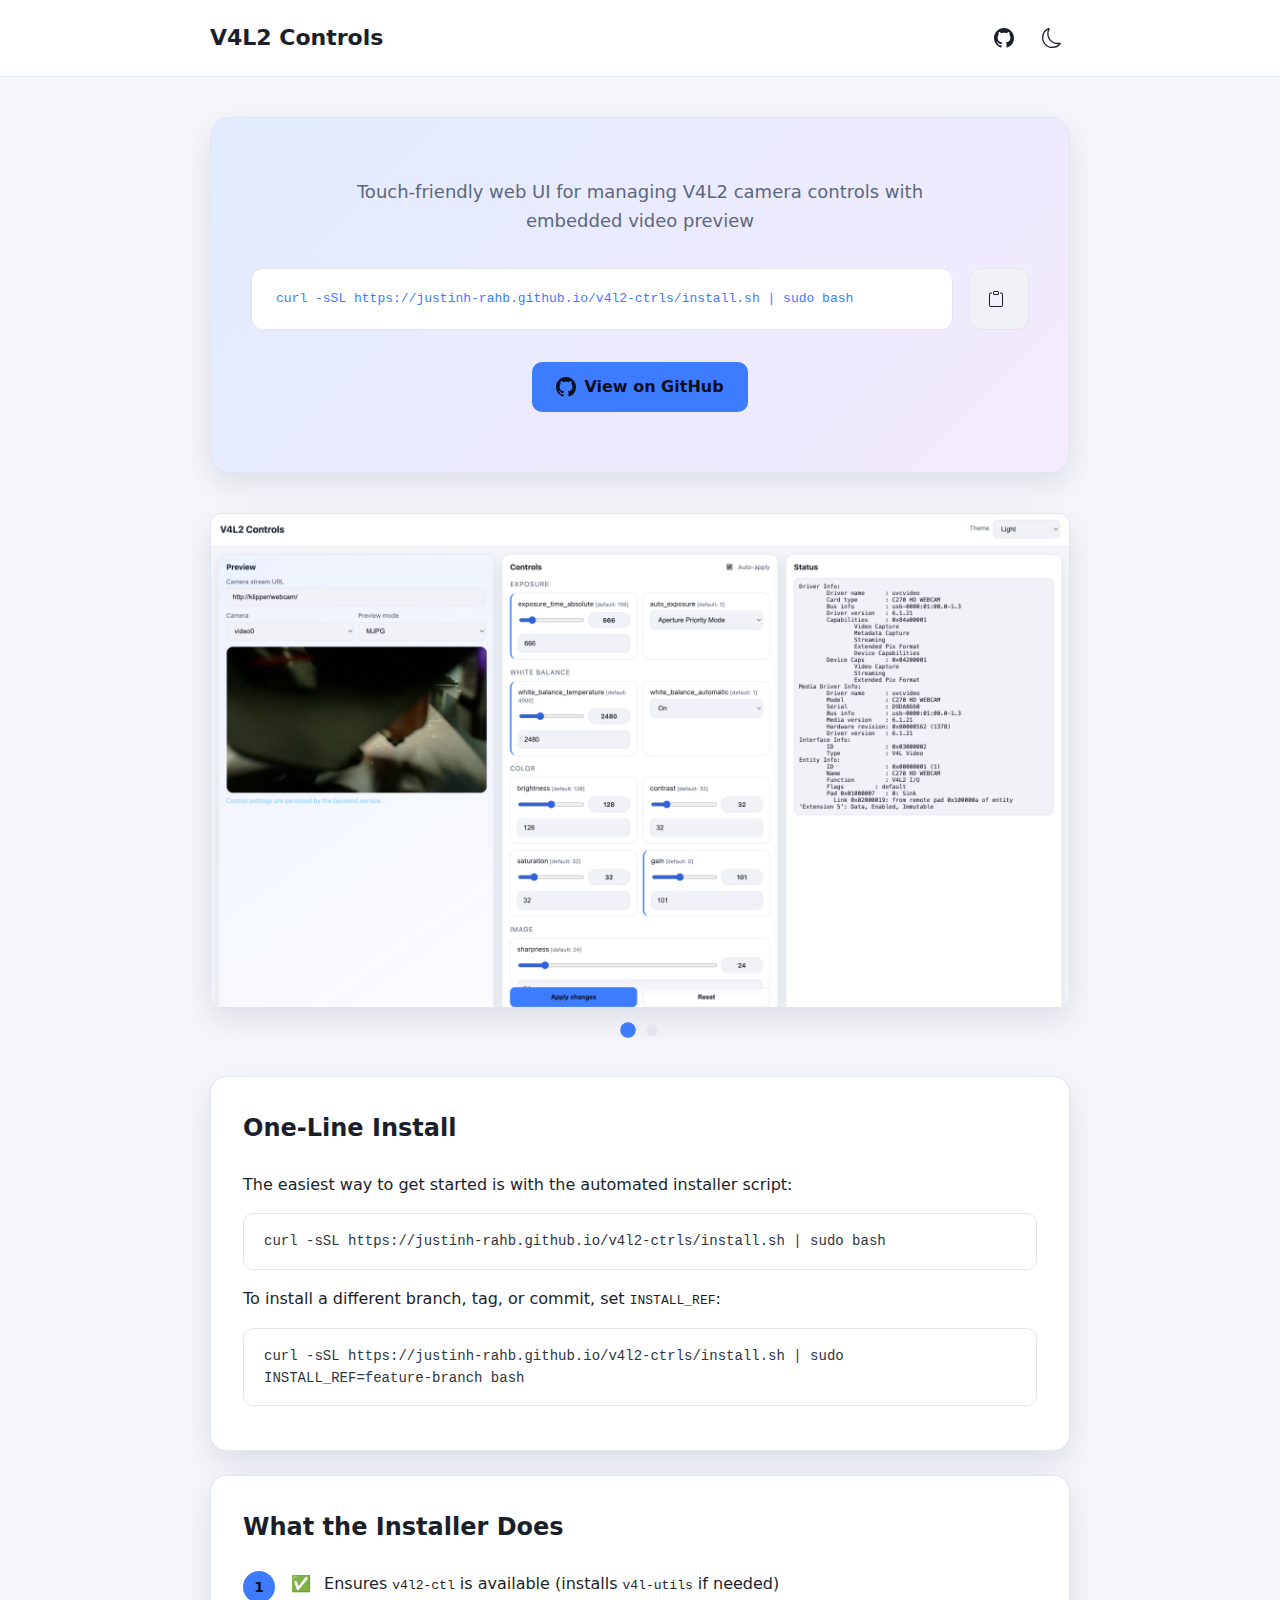
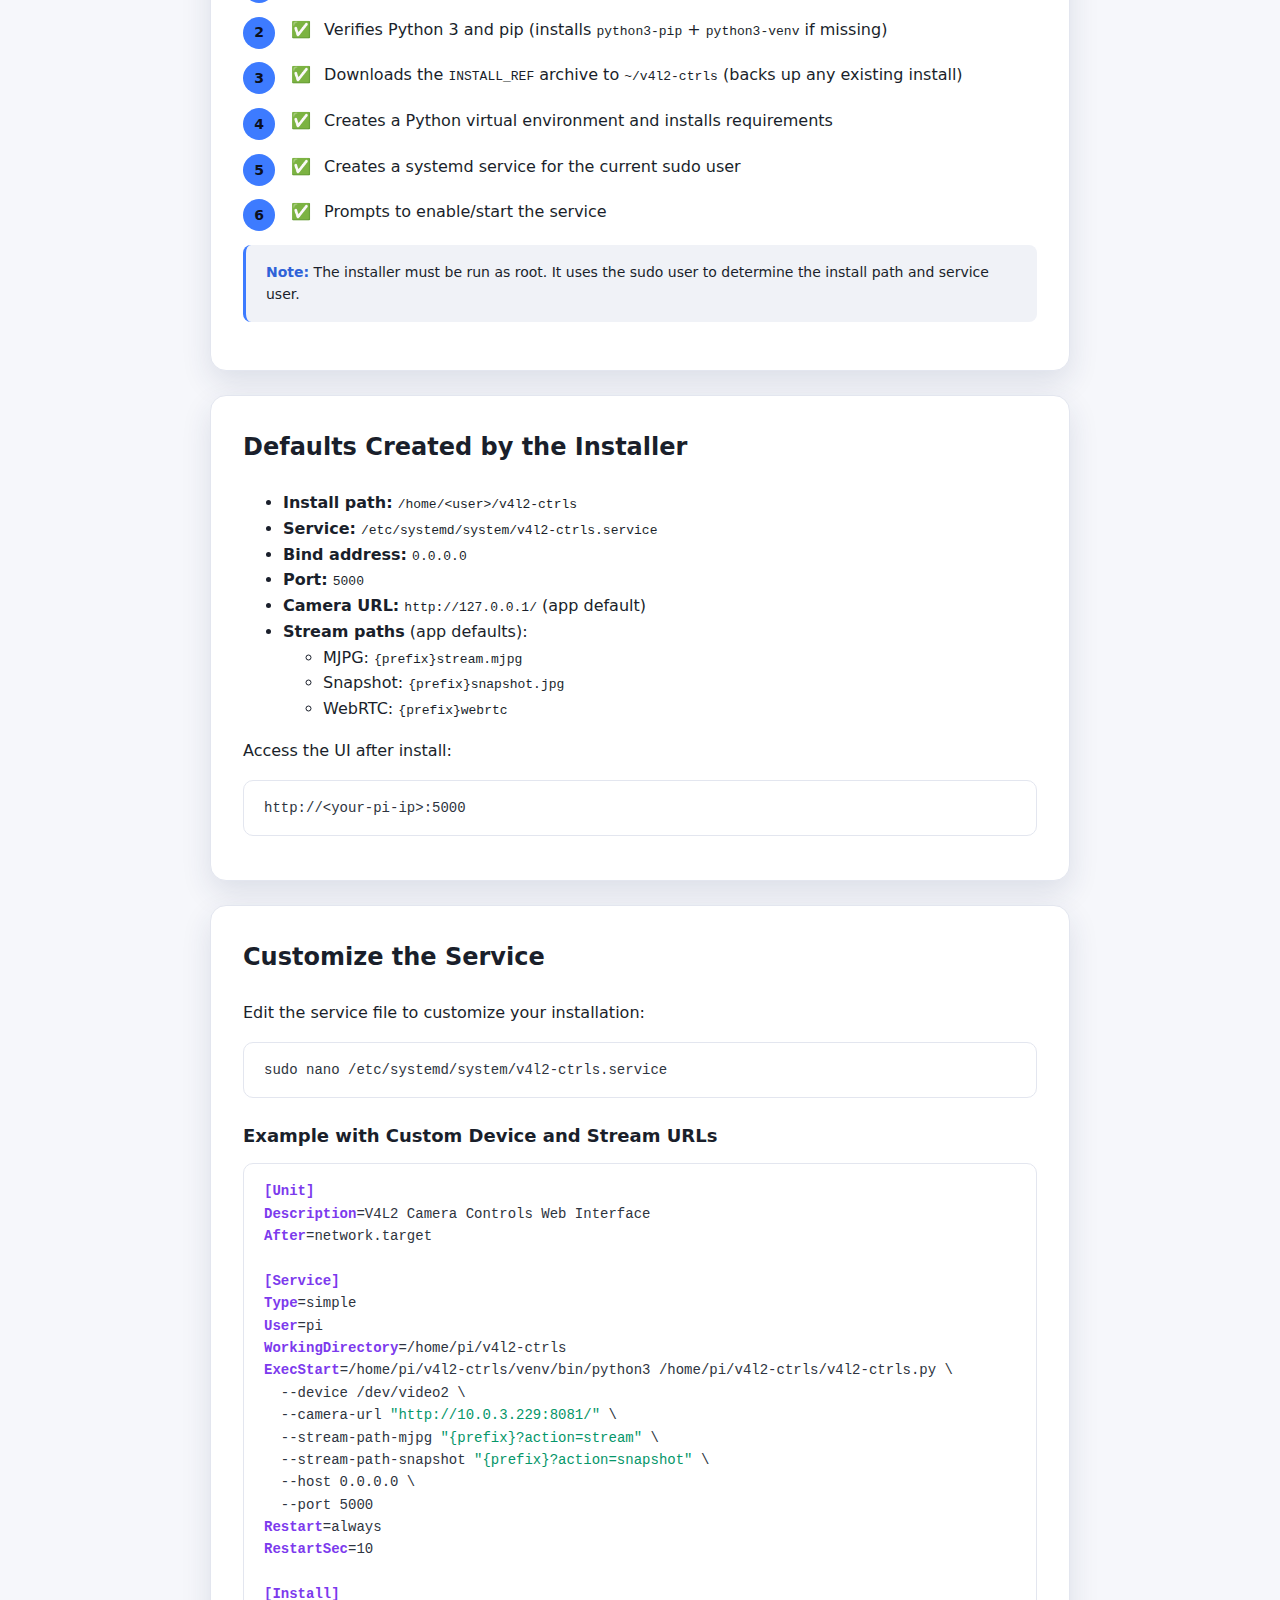
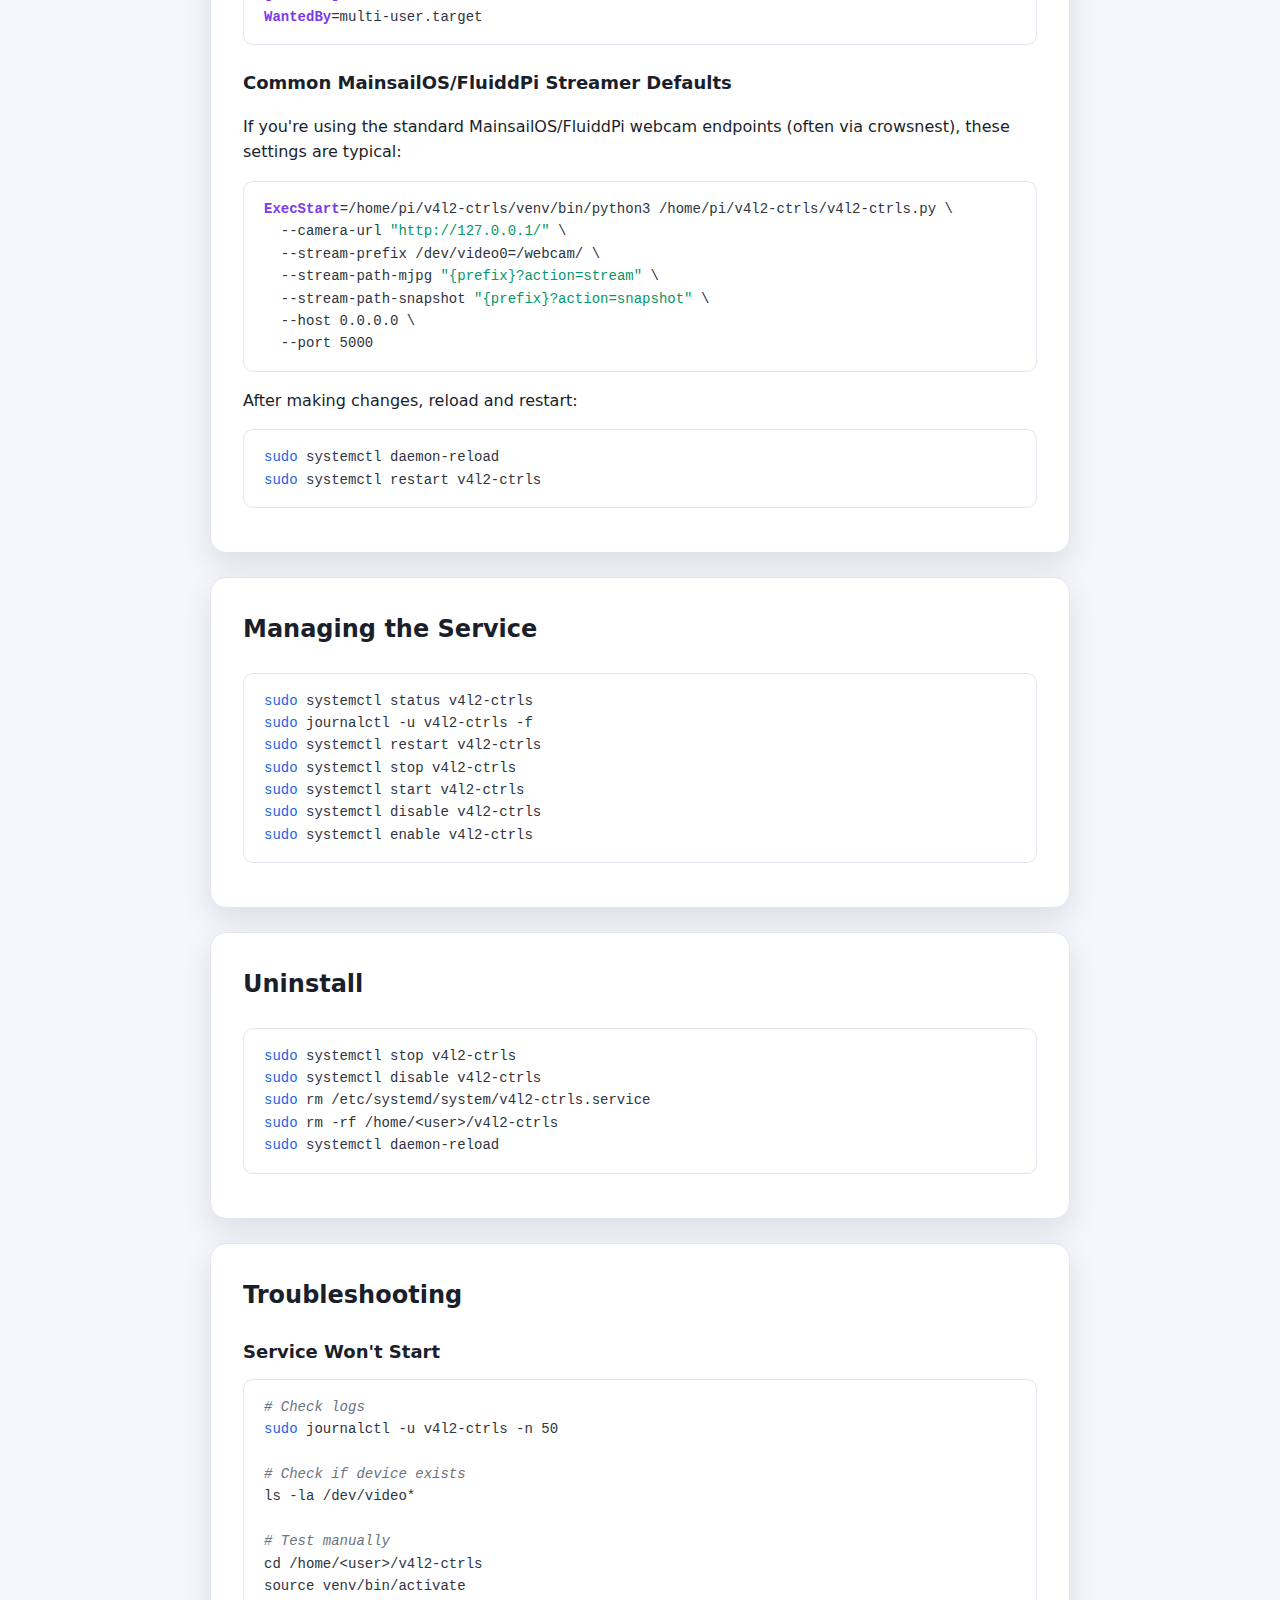
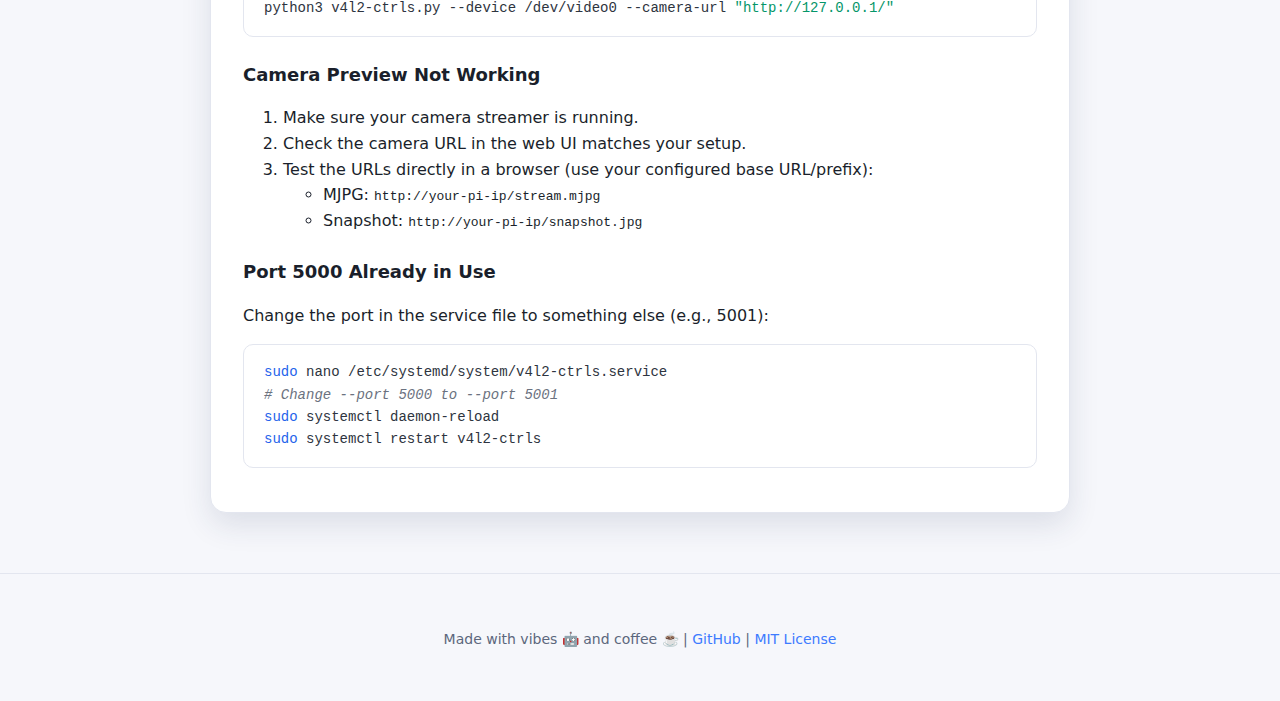
<file: docs/index.html>
<!DOCTYPE html>
<html lang="en">
<head>
  <meta charset="UTF-8">
  <meta name="viewport" content="width=device-width, initial-scale=1.0">
  <meta name="description" content="Touch-friendly web UI for managing V4L2 camera controls with embedded video preview">
  <title>V4L2 Controls - Installation Guide</title>
  <style>
    :root {
      color-scheme: light dark;
      --bg: #0f1115;
      --panel: #1b1f2a;
      --panel-strong: #222838;
      --tile: #1c2230;
      --accent: #63b3ff;
      --accent-strong: #4ea1ff;
      --text: #e6e9ef;
      --muted: #9aa3b2;
      --border: #2b3040;
      --shadow: 0 12px 30px rgba(0, 0, 0, 0.35);
      --gradient: linear-gradient(145deg, rgba(78, 161, 255, 0.12), rgba(0, 0, 0, 0));
      --hero-gradient: linear-gradient(135deg, rgba(78, 161, 255, 0.2), rgba(147, 51, 234, 0.15));
    }

    [data-theme="light"] {
      color-scheme: light;
      --bg: #f6f7fb;
      --panel: #ffffff;
      --panel-strong: #f0f2f7;
      --tile: #ffffff;
      --accent: #3d7bff;
      --accent-strong: #2f62d8;
      --text: #1a1f2b;
      --muted: #5c677d;
      --border: #e3e6ef;
      --shadow: 0 12px 30px rgba(30, 46, 90, 0.12);
      --gradient: linear-gradient(145deg, rgba(61, 123, 255, 0.1), rgba(255, 255, 255, 0));
      --hero-gradient: linear-gradient(135deg, rgba(61, 123, 255, 0.15), rgba(147, 51, 234, 0.1));
    }

    [data-theme="light"] .code-block code {
      color: #2e3440;
    }

    [data-theme="light"] .code-block .keyword {
      color: #7c3aed;
    }

    [data-theme="light"] .code-block .string {
      color: #059669;
    }

    [data-theme="light"] .code-block .comment {
      color: #6b7280;
    }

    [data-theme="light"] .code-block .command {
      color: #2563eb;
    }

    * {
      box-sizing: border-box;
    }

    body {
      margin: 0;
      font-family: system-ui, -apple-system, Segoe UI, Roboto, Helvetica, Arial, sans-serif;
      background: var(--bg);
      color: var(--text);
      line-height: 1.6;
    }

    .container {
      max-width: 900px;
      margin: 0 auto;
      padding: 0 20px;
    }

    header {
      padding: 20px 0;
      border-bottom: 1px solid var(--border);
      background: var(--panel);
      position: sticky;
      top: 0;
      z-index: 100;
      backdrop-filter: blur(10px);
    }

    header .container {
      display: flex;
      justify-content: space-between;
      align-items: center;
      gap: 16px;
    }

    header h1 {
      margin: 0;
      font-size: 22px;
      font-weight: 700;
    }

    .header-icons {
      display: flex;
      align-items: center;
      gap: 12px;
    }

    .icon-link,
    .theme-toggle {
      padding: 8px;
      border-radius: 8px;
      background: transparent;
      color: var(--text);
      border: none;
      cursor: pointer;
      transition: background-color 0.2s ease, transform 0.1s ease;
      display: flex;
      align-items: center;
      justify-content: center;
      text-decoration: none;
    }

    .icon-link:hover,
    .theme-toggle:hover {
      background: var(--panel-strong);
      transform: translateY(-1px);
    }

    .theme-icon {
      display: none;
    }

    .sun-icon {
      display: block;
    }

    [data-theme="light"] .sun-icon {
      display: none;
    }

    [data-theme="light"] .moon-icon {
      display: block;
    }

    .hero {
      background: var(--panel);
      background-image: var(--hero-gradient);
      border-radius: 20px;
      padding: 60px 40px;
      margin: 40px 0;
      text-align: center;
      box-shadow: var(--shadow);
      border: 1px solid var(--border);
    }

    .hero h2 {
      margin: 0 0 16px;
      font-size: 42px;
      font-weight: 800;
      background: linear-gradient(135deg, var(--accent-strong), #9333ea);
      -webkit-background-clip: text;
      -webkit-text-fill-color: transparent;
      background-clip: text;
    }

    .hero p {
      margin: 0 0 32px;
      font-size: 18px;
      color: var(--muted);
      max-width: 600px;
      margin-left: auto;
      margin-right: auto;
    }

    .hero .install-command {
      display: flex;
      align-items: center;
      justify-content: center;
      gap: 16px;
      max-width: 840px;
      margin: 0 auto 20px;
    }

    .hero .install-command-box {
      background: var(--tile);
      border: 1px solid var(--border);
      border-radius: 12px;
      padding: 20px 24px;
      font-family: ui-monospace, SFMono-Regular, Menlo, Monaco, Consolas, monospace;
      font-size: 13px;
      text-align: left;
      position: relative;
      overflow-x: visible;
      flex: 1;
    }

    .hero .install-command-box code {
      color: var(--accent);
      display: block;
      white-space: normal;
      word-break: break-word;
    }

    .copy-button {
      background: var(--panel-strong);
      border: 1px solid var(--border);
      border-radius: 12px;
      padding: 16px 18px;
      color: var(--text);
      cursor: pointer;
      transition: all 0.2s ease;
      display: flex;
      align-items: center;
      gap: 6px;
      font-size: 13px;
      white-space: nowrap;
      flex-shrink: 0;
      align-self: stretch;
      min-width: 60px;
    }

    .copy-button:hover {
      background: var(--accent);
      color: #0b1020;
      transform: translateY(-1px);
    }

    .copy-button.copied {
      background: #4ade80;
      color: #0b1020;
    }

    .copy-button svg {
      width: 16px;
      height: 16px;
    }

    .github-link {
      display: inline-flex;
      align-items: center;
      gap: 8px;
      padding: 12px 24px;
      background: var(--accent);
      color: #0b1020;
      text-decoration: none;
      border-radius: 10px;
      font-weight: 600;
      transition: transform 0.1s ease, box-shadow 0.2s ease;
      margin-top: 12px;
    }

    .github-link:hover {
      transform: translateY(-2px);
      box-shadow: 0 8px 20px rgba(78, 161, 255, 0.3);
    }

    .section {
      background: var(--panel);
      border-radius: 16px;
      padding: 32px;
      margin: 24px 0;
      box-shadow: var(--shadow);
      border: 1px solid var(--border);
    }

    .section h3 {
      margin-top: 0;
      font-size: 24px;
      font-weight: 700;
      color: var(--text);
    }

    .section h4 {
      font-size: 18px;
      font-weight: 600;
      margin-top: 24px;
      margin-bottom: 12px;
      color: var(--text);
    }

    .code-block {
      background: var(--tile);
      border: 1px solid var(--border);
      border-radius: 10px;
      padding: 16px 20px;
      font-family: ui-monospace, SFMono-Regular, Menlo, Monaco, Consolas, monospace;
      font-size: 14px;
      overflow-x: auto;
      margin: 12px 0;
      line-height: 1.6;
    }

    .code-block code {
      color: #c8d3f5;
      white-space: pre-wrap;
      display: block;
    }

    .code-block .keyword {
      color: #c099ff;
      font-weight: 600;
    }

    .code-block .string {
      color: #c3e88d;
    }

    .code-block .comment {
      color: #7982a9;
      font-style: italic;
    }

    .code-block .command {
      color: #82aaff;
    }

    .steps {
      list-style: none;
      padding: 0;
      counter-reset: step-counter;
    }

    .steps li {
      counter-increment: step-counter;
      position: relative;
      padding-left: 48px;
      margin: 20px 0;
    }

    .steps li::before {
      content: counter(step-counter);
      position: absolute;
      left: 0;
      top: 0;
      width: 32px;
      height: 32px;
      background: var(--accent);
      color: #0b1020;
      border-radius: 50%;
      display: flex;
      align-items: center;
      justify-content: center;
      font-weight: 700;
      font-size: 14px;
    }

    .note {
      background: var(--panel-strong);
      border-left: 3px solid var(--accent);
      border-radius: 8px;
      padding: 16px 20px;
      margin: 16px 0;
      font-size: 14px;
    }

    .note strong {
      color: var(--accent-strong);
    }

    .command-grid {
      display: grid;
      gap: 12px;
      margin: 16px 0;
    }

    .command-item {
      background: var(--tile);
      border: 1px solid var(--border);
      border-radius: 10px;
      padding: 12px 16px;
      display: grid;
      grid-template-columns: 1fr auto;
      gap: 12px;
      align-items: center;
    }

    .command-item code {
      font-family: ui-monospace, SFMono-Regular, Menlo, Monaco, Consolas, monospace;
      font-size: 14px;
      color: var(--accent);
    }

    .command-item .description {
      font-size: 13px;
      color: var(--muted);
      grid-column: 1 / -1;
    }

    footer {
      text-align: center;
      padding: 40px 20px;
      color: var(--muted);
      font-size: 14px;
      border-top: 1px solid var(--border);
      margin-top: 60px;
    }

    footer a {
      color: var(--accent);
      text-decoration: none;
    }

    footer a:hover {
      text-decoration: underline;
    }

    @media (max-width: 768px) {
      .hero {
        padding: 40px 24px;
      }

      .hero h2 {
        font-size: 32px;
      }

      .hero p {
        font-size: 16px;
      }

      .section {
        padding: 24px 20px;
      }

      .hero .install-command {
        font-size: 13px;
        padding: 16px 18px;
      }
    }

    .checkmark {
      color: #4ade80;
      margin-right: 8px;
    }

    .screenshot-container {
      margin: 40px 0;
      text-align: center;
    }

    .screenshot {
      width: 100%;
      max-width: 100%;
      height: auto;
      border-radius: 12px;
      box-shadow: var(--shadow);
      border: 1px solid var(--border);
      display: none;
    }

    .screenshot-light.active {
      display: block;
    }

    .screenshot-dark.active {
      display: block;
    }

    .screenshot-controls {
      display: flex;
      justify-content: center;
      gap: 12px;
      margin-top: 16px;
    }

    .pip-label {
      cursor: pointer;
    }

    .pip-input {
      display: none;
    }

    .pip {
      display: block;
      width: 12px;
      height: 12px;
      border-radius: 50%;
      background: var(--border);
      transition: all 0.3s ease;
    }

    .pip-input:checked + .pip {
      background: var(--accent);
      transform: scale(1.3);
    }

    .pip-label:hover .pip {
      background: var(--muted);
    }

    .pip-input:checked + .pip:hover {
      background: var(--accent-strong);
    }
  </style>
</head>
<body>
  <header>
    <div class="container">
      <h1>V4L2 Controls</h1>
      <div class="header-icons">
        <a href="https://github.com/justinh-rahb/v4l2-ctrls" class="icon-link" aria-label="View on GitHub">
          <svg width="20" height="20" fill="currentColor" viewBox="0 0 16 16">
            <path d="M8 0C3.58 0 0 3.58 0 8c0 3.54 2.29 6.53 5.47 7.59.4.07.55-.17.55-.38 0-.19-.01-.82-.01-1.49-2.01.37-2.53-.49-2.69-.94-.09-.23-.48-.94-.82-1.13-.28-.15-.68-.52-.01-.53.63-.01 1.08.58 1.23.82.72 1.21 1.87.87 2.33.66.07-.52.28-.87.51-1.07-1.78-.2-3.64-.89-3.64-3.95 0-.87.31-1.59.82-2.15-.08-.2-.36-1.02.08-2.12 0 0 .67-.21 2.2.82.64-.18 1.32-.27 2-.27.68 0 1.36.09 2 .27 1.53-1.04 2.2-.82 2.2-.82.44 1.1.16 1.92.08 2.12.51.56.82 1.27.82 2.15 0 3.07-1.87 3.75-3.65 3.95.29.25.54.73.54 1.48 0 1.07-.01 1.93-.01 2.2 0 .21.15.46.55.38A8.012 8.012 0 0 0 16 8c0-4.42-3.58-8-8-8z"/>
          </svg>
        </a>
        <button class="theme-toggle" onclick="toggleTheme()" aria-label="Toggle theme">
          <svg class="theme-icon sun-icon" width="20" height="20" fill="currentColor" viewBox="0 0 16 16">
            <path d="M8 11a3 3 0 1 1 0-6 3 3 0 0 1 0 6zm0 1a4 4 0 1 0 0-8 4 4 0 0 0 0 8zM8 0a.5.5 0 0 1 .5.5v2a.5.5 0 0 1-1 0v-2A.5.5 0 0 1 8 0zm0 13a.5.5 0 0 1 .5.5v2a.5.5 0 0 1-1 0v-2A.5.5 0 0 1 8 13zm8-5a.5.5 0 0 1-.5.5h-2a.5.5 0 0 1 0-1h2a.5.5 0 0 1 .5.5zM3 8a.5.5 0 0 1-.5.5h-2a.5.5 0 0 1 0-1h2A.5.5 0 0 1 3 8zm10.657-5.657a.5.5 0 0 1 0 .707l-1.414 1.415a.5.5 0 1 1-.707-.708l1.414-1.414a.5.5 0 0 1 .707 0zm-9.193 9.193a.5.5 0 0 1 0 .707L3.05 13.657a.5.5 0 0 1-.707-.707l1.414-1.414a.5.5 0 0 1 .707 0zm9.193 2.121a.5.5 0 0 1-.707 0l-1.414-1.414a.5.5 0 0 1 .707-.707l1.414 1.414a.5.5 0 0 1 0 .707zM4.464 4.465a.5.5 0 0 1-.707 0L2.343 3.05a.5.5 0 1 1 .707-.707l1.414 1.414a.5.5 0 0 1 0 .708z"/>
          </svg>
          <svg class="theme-icon moon-icon" width="20" height="20" fill="currentColor" viewBox="0 0 16 16">
            <path d="M6 .278a.768.768 0 0 1 .08.858 7.208 7.208 0 0 0-.878 3.46c0 4.021 3.278 7.277 7.318 7.277.527 0 1.04-.055 1.533-.16a.787.787 0 0 1 .81.316.733.733 0 0 1-.031.893A8.349 8.349 0 0 1 8.344 16C3.734 16 0 12.286 0 7.71 0 4.266 2.114 1.312 5.124.06A.752.752 0 0 1 6 .278zM4.858 1.311A7.269 7.269 0 0 0 1.025 7.71c0 4.02 3.279 7.276 7.319 7.276a7.316 7.316 0 0 0 5.205-2.162c-.337.042-.68.063-1.029.063-4.61 0-8.343-3.714-8.343-8.29 0-1.167.242-2.278.681-3.286z"/>
          </svg>
        </button>
      </div>
    </div>
  </header>

  <main class="container">
    <div class="hero">
      <p>Touch-friendly web UI for managing V4L2 camera controls with embedded video preview</p>

      <div class="install-command">
        <div class="install-command-box">
          <code id="install-cmd">curl -sSL https://justinh-rahb.github.io/v4l2-ctrls/install.sh | sudo bash</code>
        </div>
        <button class="copy-button" type="button" data-copy-target="install-cmd" aria-label="Copy install command">
          <svg fill="currentColor" viewBox="0 0 16 16" aria-hidden="true">
            <path d="M4 1.5H3a2 2 0 0 0-2 2V14a2 2 0 0 0 2 2h10a2 2 0 0 0 2-2V3.5a2 2 0 0 0-2-2h-1v1h1a1 1 0 0 1 1 1V14a1 1 0 0 1-1 1H3a1 1 0 0 1-1-1V3.5a1 1 0 0 1 1-1h1v-1z"/>
            <path d="M9.5 1a.5.5 0 0 1 .5.5v1a.5.5 0 0 1-.5.5h-3a.5.5 0 0 1-.5-.5v-1a.5.5 0 0 1 .5-.5h3zm-3-1A1.5 1.5 0 0 0 5 1.5v1A1.5 1.5 0 0 0 6.5 4h3A1.5 1.5 0 0 0 11 2.5v-1A1.5 1.5 0 0 0 9.5 0h-3z"/>
          </svg>
        </button>
      </div>

      <a href="https://github.com/justinh-rahb/v4l2-ctrls" class="github-link">
        <svg width="20" height="20" fill="currentColor" viewBox="0 0 16 16">
          <path d="M8 0C3.58 0 0 3.58 0 8c0 3.54 2.29 6.53 5.47 7.59.4.07.55-.17.55-.38 0-.19-.01-.82-.01-1.49-2.01.37-2.53-.49-2.69-.94-.09-.23-.48-.94-.82-1.13-.28-.15-.68-.52-.01-.53.63-.01 1.08.58 1.23.82.72 1.21 1.87.87 2.33.66.07-.52.28-.87.51-1.07-1.78-.2-3.64-.89-3.64-3.95 0-.87.31-1.59.82-2.15-.08-.2-.36-1.02.08-2.12 0 0 .67-.21 2.2.82.64-.18 1.32-.27 2-.27.68 0 1.36.09 2 .27 1.53-1.04 2.2-.82 2.2-.82.44 1.1.16 1.92.08 2.12.51.56.82 1.27.82 2.15 0 3.07-1.87 3.75-3.65 3.95.29.25.54.73.54 1.48 0 1.07-.01 1.93-.01 2.2 0 .21.15.46.55.38A8.012 8.012 0 0 0 16 8c0-4.42-3.58-8-8-8z"/>
        </svg>
        View on GitHub
      </a>
    </div>

    <div class="screenshot-container">
      <img src="screenshot_light.png" alt="V4L2 Controls User Interface - Light Theme" class="screenshot screenshot-light">
      <img src="screenshot_dark.png" alt="V4L2 Controls User Interface - Dark Theme" class="screenshot screenshot-dark">
      <div class="screenshot-controls">
        <label class="pip-label">
          <input type="radio" name="screenshot-toggle" value="light" class="pip-input">
          <span class="pip"></span>
        </label>
        <label class="pip-label">
          <input type="radio" name="screenshot-toggle" value="dark" class="pip-input">
          <span class="pip"></span>
        </label>
      </div>
    </div>

    <div class="section">
      <h3>One-Line Install</h3>
      <p>The easiest way to get started is with the automated installer script:</p>

      <div class="code-block">
        <code>curl -sSL https://justinh-rahb.github.io/v4l2-ctrls/install.sh | sudo bash</code>
      </div>

      <p>To install a different branch, tag, or commit, set <code>INSTALL_REF</code>:</p>

      <div class="code-block">
        <code>curl -sSL https://justinh-rahb.github.io/v4l2-ctrls/install.sh | sudo INSTALL_REF=feature-branch bash</code>
      </div>
    </div>

    <div class="section">
      <h3>What the Installer Does</h3>
      <ul class="steps">
        <li><span class="checkmark">✅</span> Ensures <code>v4l2-ctl</code> is available (installs <code>v4l-utils</code> if needed)</li>
        <li><span class="checkmark">✅</span> Verifies Python 3 and pip (installs <code>python3-pip</code> + <code>python3-venv</code> if missing)</li>
        <li><span class="checkmark">✅</span> Downloads the <code>INSTALL_REF</code> archive to <code>~/v4l2-ctrls</code> (backs up any existing install)</li>
        <li><span class="checkmark">✅</span> Creates a Python virtual environment and installs requirements</li>
        <li><span class="checkmark">✅</span> Creates a systemd service for the current sudo user</li>
        <li><span class="checkmark">✅</span> Prompts to enable/start the service</li>
      </ul>

      <div class="note">
        <strong>Note:</strong> The installer must be run as root. It uses the sudo user to determine the install path and service user.
      </div>
    </div>

    <div class="section">
      <h3>Defaults Created by the Installer</h3>
      <ul>
        <li><strong>Install path:</strong> <code>/home/&lt;user&gt;/v4l2-ctrls</code></li>
        <li><strong>Service:</strong> <code>/etc/systemd/system/v4l2-ctrls.service</code></li>
        <li><strong>Bind address:</strong> <code>0.0.0.0</code></li>
        <li><strong>Port:</strong> <code>5000</code></li>
        <li><strong>Camera URL:</strong> <code>http://127.0.0.1/</code> (app default)</li>
        <li><strong>Stream paths</strong> (app defaults):
          <ul>
            <li>MJPG: <code>{prefix}stream.mjpg</code></li>
            <li>Snapshot: <code>{prefix}snapshot.jpg</code></li>
            <li>WebRTC: <code>{prefix}webrtc</code></li>
          </ul>
        </li>
      </ul>

      <p>Access the UI after install:</p>
      <div class="code-block">
        <code>http://&lt;your-pi-ip&gt;:5000</code>
      </div>
    </div>

    <div class="section">
      <h3>Customize the Service</h3>
      <p>Edit the service file to customize your installation:</p>

      <div class="code-block">
        <code>sudo nano /etc/systemd/system/v4l2-ctrls.service</code>
      </div>

      <h4>Example with Custom Device and Stream URLs</h4>
      <div class="code-block">
        <code><span class="keyword">[Unit]</span>
<span class="keyword">Description</span>=V4L2 Camera Controls Web Interface
<span class="keyword">After</span>=network.target

<span class="keyword">[Service]</span>
<span class="keyword">Type</span>=simple
<span class="keyword">User</span>=pi
<span class="keyword">WorkingDirectory</span>=/home/pi/v4l2-ctrls
<span class="keyword">ExecStart</span>=/home/pi/v4l2-ctrls/venv/bin/python3 /home/pi/v4l2-ctrls/v4l2-ctrls.py \
  --device /dev/video2 \
  --camera-url <span class="string">"http://10.0.3.229:8081/"</span> \
  --stream-path-mjpg <span class="string">"{prefix}?action=stream"</span> \
  --stream-path-snapshot <span class="string">"{prefix}?action=snapshot"</span> \
  --host 0.0.0.0 \
  --port 5000
<span class="keyword">Restart</span>=always
<span class="keyword">RestartSec</span>=10

<span class="keyword">[Install]</span>
<span class="keyword">WantedBy</span>=multi-user.target</code>
      </div>

      <h4>Common MainsailOS/FluiddPi Streamer Defaults</h4>
      <p>If you're using the standard MainsailOS/FluiddPi webcam endpoints (often via crowsnest), these settings are typical:</p>

      <div class="code-block">
        <code><span class="keyword">ExecStart</span>=/home/pi/v4l2-ctrls/venv/bin/python3 /home/pi/v4l2-ctrls/v4l2-ctrls.py \
  --camera-url <span class="string">"http://127.0.0.1/"</span> \
  --stream-prefix /dev/video0=/webcam/ \
  --stream-path-mjpg <span class="string">"{prefix}?action=stream"</span> \
  --stream-path-snapshot <span class="string">"{prefix}?action=snapshot"</span> \
  --host 0.0.0.0 \
  --port 5000</code>
      </div>

      <p>After making changes, reload and restart:</p>
      <div class="code-block">
        <code><span class="command">sudo</span> systemctl daemon-reload
<span class="command">sudo</span> systemctl restart v4l2-ctrls</code>
      </div>
    </div>

    <div class="section">
      <h3>Managing the Service</h3>
      <div class="code-block">
        <code><span class="command">sudo</span> systemctl status v4l2-ctrls
<span class="command">sudo</span> journalctl -u v4l2-ctrls -f
<span class="command">sudo</span> systemctl restart v4l2-ctrls
<span class="command">sudo</span> systemctl stop v4l2-ctrls
<span class="command">sudo</span> systemctl start v4l2-ctrls
<span class="command">sudo</span> systemctl disable v4l2-ctrls
<span class="command">sudo</span> systemctl enable v4l2-ctrls</code>
      </div>
    </div>

    <div class="section">
      <h3>Uninstall</h3>
      <div class="code-block">
        <code><span class="command">sudo</span> systemctl stop v4l2-ctrls
<span class="command">sudo</span> systemctl disable v4l2-ctrls
<span class="command">sudo</span> rm /etc/systemd/system/v4l2-ctrls.service
<span class="command">sudo</span> rm -rf /home/&lt;user&gt;/v4l2-ctrls
<span class="command">sudo</span> systemctl daemon-reload</code>
      </div>
    </div>

    <div class="section">
      <h3>Troubleshooting</h3>

      <h4>Service Won't Start</h4>
      <div class="code-block">
        <code><span class="comment"># Check logs</span>
<span class="command">sudo</span> journalctl -u v4l2-ctrls -n 50

<span class="comment"># Check if device exists</span>
ls -la /dev/video*

<span class="comment"># Test manually</span>
cd /home/&lt;user&gt;/v4l2-ctrls
source venv/bin/activate
python3 v4l2-ctrls.py --device /dev/video0 --camera-url <span class="string">"http://127.0.0.1/"</span></code>
      </div>

      <h4>Camera Preview Not Working</h4>
      <ol>
        <li>Make sure your camera streamer is running.</li>
        <li>Check the camera URL in the web UI matches your setup.</li>
        <li>Test the URLs directly in a browser (use your configured base URL/prefix):
          <ul>
            <li>MJPG: <code>http://your-pi-ip/stream.mjpg</code></li>
            <li>Snapshot: <code>http://your-pi-ip/snapshot.jpg</code></li>
          </ul>
        </li>
      </ol>

      <h4>Port 5000 Already in Use</h4>
      <p>Change the port in the service file to something else (e.g., 5001):</p>
      <div class="code-block">
        <code><span class="command">sudo</span> nano /etc/systemd/system/v4l2-ctrls.service
<span class="comment"># Change --port 5000 to --port 5001</span>
<span class="command">sudo</span> systemctl daemon-reload
<span class="command">sudo</span> systemctl restart v4l2-ctrls</code>
      </div>
    </div>
  </main>

  <footer>
    <p>
      Made with vibes 🤖 and coffee ☕️ |
      <a href="https://github.com/justinh-rahb/v4l2-ctrls">GitHub</a> |
      <a href="https://github.com/justinh-rahb/v4l2-ctrls/blob/main/LICENSE">MIT License</a>
    </p>
  </footer>

  <script>
    // Copy to clipboard functionality
    const copyButtons = document.querySelectorAll('[data-copy-target]');
    copyButtons.forEach((button) => {
      button.addEventListener('click', async () => {
        const targetId = button.getAttribute('data-copy-target');
        const target = document.getElementById(targetId);
        if (!target) {
          return;
        }

        const text = target.textContent.trim();
        const label = button.querySelector('span');
        const originalLabel = label ? label.textContent : '';

        const setCopiedState = () => {
          button.classList.add('copied');
          if (label) {
            label.textContent = 'Copied!';
          }
        };

        const resetCopiedState = () => {
          button.classList.remove('copied');
          if (label) {
            label.textContent = originalLabel;
          }
        };

        try {
          if (navigator.clipboard && window.isSecureContext) {
            await navigator.clipboard.writeText(text);
          } else {
            const helper = document.createElement('textarea');
            helper.value = text;
            helper.style.position = 'fixed';
            helper.style.opacity = '0';
            document.body.appendChild(helper);
            helper.select();
            document.execCommand('copy');
            document.body.removeChild(helper);
          }

          setCopiedState();
          setTimeout(resetCopiedState, 2000);
        } catch (error) {
          console.error('Failed to copy:', error);
        }
      });
    });

    // Screenshot switching functionality
    function updateScreenshot(variant) {
      const lightScreenshot = document.querySelector('.screenshot-light');
      const darkScreenshot = document.querySelector('.screenshot-dark');
      const lightRadio = document.querySelector('input[value="light"]');
      const darkRadio = document.querySelector('input[value="dark"]');

      if (variant === 'light') {
        lightScreenshot.classList.add('active');
        darkScreenshot.classList.remove('active');
        lightRadio.checked = true;
      } else {
        darkScreenshot.classList.add('active');
        lightScreenshot.classList.remove('active');
        darkRadio.checked = true;
      }
    }

    // Theme toggle functionality
    function toggleTheme() {
      const html = document.documentElement;
      const currentTheme = html.getAttribute('data-theme');
      const newTheme = currentTheme === 'light' ? 'dark' : 'light';
      html.setAttribute('data-theme', newTheme);
      localStorage.setItem('theme', newTheme);
      // Update screenshot to match new theme
      updateScreenshot(newTheme);
    }

    // Handle manual screenshot switching
    document.querySelectorAll('input[name="screenshot-toggle"]').forEach(radio => {
      radio.addEventListener('change', (e) => {
        updateScreenshot(e.target.value);
      });
    });

    // Load saved theme
    const savedTheme = localStorage.getItem('theme');
    if (savedTheme) {
      document.documentElement.setAttribute('data-theme', savedTheme);
      updateScreenshot(savedTheme);
    } else {
      // Default to system preference
      const prefersDark = window.matchMedia('(prefers-color-scheme: dark)').matches;
      const defaultTheme = prefersDark ? 'dark' : 'light';
      if (!prefersDark) {
        document.documentElement.setAttribute('data-theme', 'light');
      }
      updateScreenshot(defaultTheme);
    }

    // Listen for system theme changes
    window.matchMedia('(prefers-color-scheme: dark)').addEventListener('change', (e) => {
      if (!localStorage.getItem('theme')) {
        const newTheme = e.matches ? 'dark' : 'light';
        document.documentElement.setAttribute('data-theme', newTheme);
        updateScreenshot(newTheme);
      }
    });
  </script>
</body>
</html>
</file>
